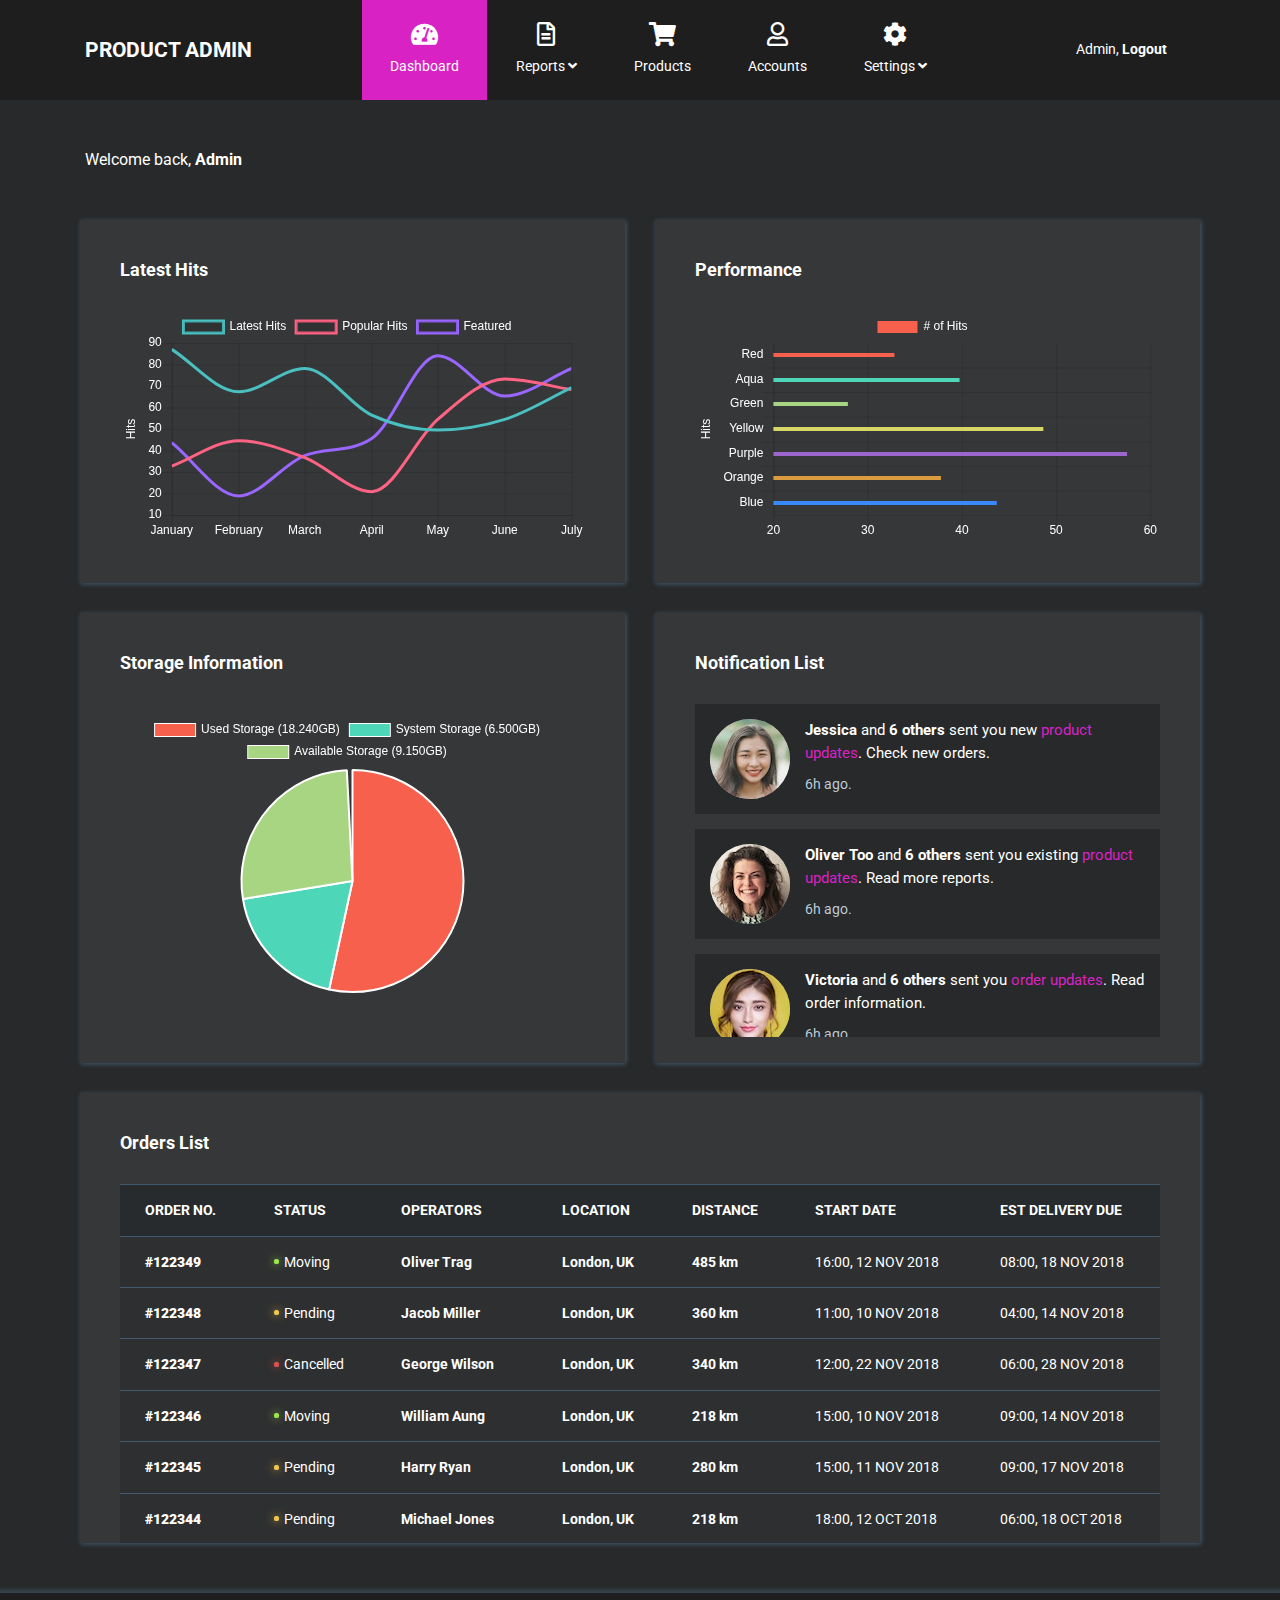
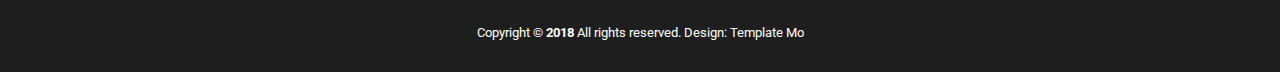
<file: public/templateAdmin/index.html>
<!DOCTYPE html>
<html lang="en">

<head>
    <meta charset="UTF-8">
    <meta name="viewport" content="width=device-width, initial-scale=1.0">
    <meta http-equiv="X-UA-Compatible" content="ie=edge">
    <title>Product Admin - Dashboard HTML Template</title>
    <link rel="stylesheet" href="https://fonts.googleapis.com/css?family=Roboto:400,700">
    <!-- https://fonts.google.com/specimen/Roboto -->
    <link rel="stylesheet" href="css/fontawesome.min.css">
    <!-- https://fontawesome.com/ -->
    <link rel="stylesheet" href="css/bootstrap.min.css">
    <!-- https://getbootstrap.com/ -->
    <link rel="stylesheet" href="css/templatemo-style.css">
    <!--
	Product Admin CSS Template
	https://templatemo.com/tm-524-product-admin
	-->
</head>

<body id="reportsPage">
    <div class="" id="home">
        <nav class="navbar navbar-expand-xl">
            <div class="container h-100">
                <a class="navbar-brand" href="index.html">
                    <h1 class="tm-site-title mb-0">Product Admin</h1>
                </a>
                <button class="navbar-toggler ml-auto mr-0" type="button" data-toggle="collapse" data-target="#navbarSupportedContent"
                    aria-controls="navbarSupportedContent" aria-expanded="false" aria-label="Toggle navigation">
                    <i class="fas fa-bars tm-nav-icon"></i>
                </button>

                <div class="collapse navbar-collapse" id="navbarSupportedContent">
                    <ul class="navbar-nav mx-auto h-100">
                        <li class="nav-item">
                            <a class="nav-link active" href="#">
                                <i class="fas fa-tachometer-alt"></i>
                                Dashboard
                                <span class="sr-only">(current)</span>
                            </a>
                        </li>
                        <li class="nav-item dropdown">

                            <a class="nav-link dropdown-toggle" href="#" id="navbarDropdown" role="button" data-toggle="dropdown"
                                aria-haspopup="true" aria-expanded="false">
                                <i class="far fa-file-alt"></i>
                                <span>
                                    Reports <i class="fas fa-angle-down"></i>
                                </span>
                            </a>
                            <div class="dropdown-menu" aria-labelledby="navbarDropdown">
                                <a class="dropdown-item" href="#">Daily Report</a>
                                <a class="dropdown-item" href="#">Weekly Report</a>
                                <a class="dropdown-item" href="#">Yearly Report</a>
                            </div>
                        </li>
                        <li class="nav-item">
                            <a class="nav-link" href="products.html">
                                <i class="fas fa-shopping-cart"></i>
                                Products
                            </a>
                        </li>

                        <li class="nav-item">
                            <a class="nav-link" href="accounts.html">
                                <i class="far fa-user"></i>
                                Accounts
                            </a>
                        </li>
                        <li class="nav-item dropdown">
                            <a class="nav-link dropdown-toggle" href="#" id="navbarDropdown" role="button" data-toggle="dropdown"
                                aria-haspopup="true" aria-expanded="false">
                                <i class="fas fa-cog"></i>
                                <span>
                                    Settings <i class="fas fa-angle-down"></i>
                                </span>
                            </a>
                            <div class="dropdown-menu" aria-labelledby="navbarDropdown">
                                <a class="dropdown-item" href="#">Profile</a>
                                <a class="dropdown-item" href="#">Billing</a>
                                <a class="dropdown-item" href="#">Customize</a>
                            </div>
                        </li>
                    </ul>
                    <ul class="navbar-nav">
                        <li class="nav-item">
                            <a class="nav-link d-block" href="login.html">
                                Admin, <b>Logout</b>
                            </a>
                        </li>
                    </ul>
                </div>
            </div>

        </nav>
        <div class="container">
            <div class="row">
                <div class="col">
                    <p class="text-white mt-5 mb-5">Welcome back, <b>Admin</b></p>
                </div>
            </div>
           
            <!-- row -->
            <div class="row tm-content-row">
                <div class="col-sm-12 col-md-12 col-lg-6 col-xl-6 tm-block-col">
                    <div class="tm-bg-primary-dark tm-block">
                        <h2 class="tm-block-title">Latest Hits</h2>
                        <canvas id="lineChart"></canvas>
                    </div>
                </div>
                <div class="col-sm-12 col-md-12 col-lg-6 col-xl-6 tm-block-col">
                    <div class="tm-bg-primary-dark tm-block">
                        <h2 class="tm-block-title">Performance</h2>
                        <canvas id="barChart"></canvas>
                    </div>
                </div>
                <div class="col-sm-12 col-md-12 col-lg-6 col-xl-6 tm-block-col">
                    <div class="tm-bg-primary-dark tm-block tm-block-taller">
                        <h2 class="tm-block-title">Storage Information</h2>
                        <div id="pieChartContainer">
                            <canvas id="pieChart" class="chartjs-render-monitor" width="200" height="200"></canvas>
                        </div>                        
                    </div>
                </div>
                <div class="col-sm-12 col-md-12 col-lg-6 col-xl-6 tm-block-col">
                    <div class="tm-bg-primary-dark tm-block tm-block-taller tm-block-overflow">
                        <h2 class="tm-block-title">Notification List</h2>
                        <div class="tm-notification-items">
                            <div class="media tm-notification-item">
                                <div class="tm-gray-circle"><img src="img/notification-01.jpg" alt="Avatar Image" class="rounded-circle"></div>
                                <div class="media-body">
                                    <p class="mb-2"><b>Jessica</b> and <b>6 others</b> sent you new <a href="#"
                                            class="tm-notification-link">product updates</a>. Check new orders.</p>
                                    <span class="tm-small tm-text-color-secondary">6h ago.</span>
                                </div>
                            </div>
                            <div class="media tm-notification-item">
                                <div class="tm-gray-circle"><img src="img/notification-02.jpg" alt="Avatar Image" class="rounded-circle"></div>
                                <div class="media-body">
                                    <p class="mb-2"><b>Oliver Too</b> and <b>6 others</b> sent you existing <a href="#"
                                            class="tm-notification-link">product updates</a>. Read more reports.</p>
                                    <span class="tm-small tm-text-color-secondary">6h ago.</span>
                                </div>
                            </div>
                            <div class="media tm-notification-item">
                                <div class="tm-gray-circle"><img src="img/notification-03.jpg" alt="Avatar Image" class="rounded-circle"></div>
                                <div class="media-body">
                                    <p class="mb-2"><b>Victoria</b> and <b>6 others</b> sent you <a href="#"
                                            class="tm-notification-link">order updates</a>. Read order information.</p>
                                    <span class="tm-small tm-text-color-secondary">6h ago.</span>
                                </div>
                            </div>
                            <div class="media tm-notification-item">
                                <div class="tm-gray-circle"><img src="img/notification-01.jpg" alt="Avatar Image" class="rounded-circle"></div>
                                <div class="media-body">
                                    <p class="mb-2"><b>Laura Cute</b> and <b>6 others</b> sent you <a href="#"
                                            class="tm-notification-link">product records</a>.</p>
                                    <span class="tm-small tm-text-color-secondary">6h ago.</span>
                                </div>
                            </div>
                            <div class="media tm-notification-item">
                                <div class="tm-gray-circle"><img src="img/notification-02.jpg" alt="Avatar Image" class="rounded-circle"></div>
                                <div class="media-body">
                                    <p class="mb-2"><b>Samantha</b> and <b>6 others</b> sent you <a href="#"
                                            class="tm-notification-link">order stuffs</a>.</p>
                                    <span class="tm-small tm-text-color-secondary">6h ago.</span>
                                </div>
                            </div>
                            <div class="media tm-notification-item">
                                <div class="tm-gray-circle"><img src="img/notification-03.jpg" alt="Avatar Image" class="rounded-circle"></div>
                                <div class="media-body">
                                    <p class="mb-2"><b>Sophie</b> and <b>6 others</b> sent you <a href="#"
                                            class="tm-notification-link">product updates</a>.</p>
                                    <span class="tm-small tm-text-color-secondary">6h ago.</span>
                                </div>
                            </div>
                            <div class="media tm-notification-item">
                                <div class="tm-gray-circle"><img src="img/notification-01.jpg" alt="Avatar Image" class="rounded-circle"></div>
                                <div class="media-body">
                                    <p class="mb-2"><b>Lily A</b> and <b>6 others</b> sent you <a href="#"
                                            class="tm-notification-link">product updates</a>.</p>
                                    <span class="tm-small tm-text-color-secondary">6h ago.</span>
                                </div>
                            </div>
                            <div class="media tm-notification-item">
                                <div class="tm-gray-circle"><img src="img/notification-02.jpg" alt="Avatar Image" class="rounded-circle"></div>
                                <div class="media-body">
                                    <p class="mb-2"><b>Amara</b> and <b>6 others</b> sent you <a href="#"
                                            class="tm-notification-link">product updates</a>.</p>
                                    <span class="tm-small tm-text-color-secondary">6h ago.</span>
                                </div>
                            </div>
                            <div class="media tm-notification-item">
                                <div class="tm-gray-circle"><img src="img/notification-03.jpg" alt="Avatar Image" class="rounded-circle"></div>
                                <div class="media-body">
                                    <p class="mb-2"><b>Cinthela</b> and <b>6 others</b> sent you <a href="#"
                                            class="tm-notification-link">product updates</a>.</p>
                                    <span class="tm-small tm-text-color-secondary">6h ago.</span>
                                </div>
                            </div>
                        </div>
                    </div>
                </div>
                <div class="col-12 tm-block-col">
                    <div class="tm-bg-primary-dark tm-block tm-block-taller tm-block-scroll">
                        <h2 class="tm-block-title">Orders List</h2>
                        <table class="table">
                            <thead>
                                <tr>
                                    <th scope="col">ORDER NO.</th>
                                    <th scope="col">STATUS</th>
                                    <th scope="col">OPERATORS</th>
                                    <th scope="col">LOCATION</th>
                                    <th scope="col">DISTANCE</th>
                                    <th scope="col">START DATE</th>
                                    <th scope="col">EST DELIVERY DUE</th>
                                </tr>
                            </thead>
                            <tbody>
                                <tr>
                                    <th scope="row"><b>#122349</b></th>
                                    <td>
                                        <div class="tm-status-circle moving">
                                        </div>Moving
                                    </td>
                                    <td><b>Oliver Trag</b></td>
                                    <td><b>London, UK</b></td>
                                    <td><b>485 km</b></td>
                                    <td>16:00, 12 NOV 2018</td>
                                    <td>08:00, 18 NOV 2018</td>
                                </tr>
                                <tr>
                                    <th scope="row"><b>#122348</b></th>
                                    <td>
                                        <div class="tm-status-circle pending">
                                        </div>Pending
                                    </td>
                                    <td><b>Jacob Miller</b></td>
                                    <td><b>London, UK</b></td>
                                    <td><b>360 km</b></td>
                                    <td>11:00, 10 NOV 2018</td>
                                    <td>04:00, 14 NOV 2018</td>
                                </tr>
                                <tr>
                                    <th scope="row"><b>#122347</b></th>
                                    <td>
                                        <div class="tm-status-circle cancelled">
                                        </div>Cancelled
                                    </td>
                                    <td><b>George Wilson</b></td>
                                    <td><b>London, UK</b></td>
                                    <td><b>340 km</b></td>
                                    <td>12:00, 22 NOV 2018</td>
                                    <td>06:00, 28 NOV 2018</td>
                                </tr>
                                <tr>
                                    <th scope="row"><b>#122346</b></th>
                                    <td>
                                        <div class="tm-status-circle moving">
                                        </div>Moving
                                    </td>
                                    <td><b>William Aung</b></td>
                                    <td><b>London, UK</b></td>
                                    <td><b>218 km</b></td>
                                    <td>15:00, 10 NOV 2018</td>
                                    <td>09:00, 14 NOV 2018</td>
                                </tr>
                                <tr>
                                    <th scope="row"><b>#122345</b></th>
                                    <td>
                                        <div class="tm-status-circle pending">
                                        </div>Pending
                                    </td>
                                    <td><b>Harry Ryan</b></td>
                                    <td><b>London, UK</b></td>
                                    <td><b>280 km</b></td>
                                    <td>15:00, 11 NOV 2018</td>
                                    <td>09:00, 17 NOV 2018</td>
                                </tr>
                                <tr>
                                    <th scope="row"><b>#122344</b></th>
                                    <td>
                                        <div class="tm-status-circle pending">
                                        </div>Pending
                                    </td>
                                    <td><b>Michael Jones</b></td>
                                    <td><b>London, UK</b></td>
                                    <td><b>218 km</b></td>
                                    <td>18:00, 12 OCT 2018</td>
                                    <td>06:00, 18 OCT 2018</td>
                                </tr>
                                <tr>
                                    <th scope="row"><b>#122343</b></th>
                                    <td>
                                        <div class="tm-status-circle moving">
                                        </div>Moving
                                    </td>
                                    <td><b>Timmy Davis</b></td>
                                    <td><b>London, UK</b></td>
                                    <td><b>218 km</b></td>
                                    <td>12:00, 10 OCT 2018</td>
                                    <td>08:00, 18 OCT 2018</td>
                                </tr>
                                <tr>
                                    <th scope="row"><b>#122342</b></th>
                                    <td>
                                        <div class="tm-status-circle moving">
                                        </div>Moving
                                    </td>
                                    <td><b>Oscar Phyo</b></td>
                                    <td><b>London, UK</b></td>
                                    <td><b>420 km</b></td>
                                    <td>15:30, 06 OCT 2018</td>
                                    <td>09:30, 16 OCT 2018</td>
                                </tr>
                                <tr>
                                    <th scope="row"><b>#122341</b></th>
                                    <td>
                                        <div class="tm-status-circle moving">
                                        </div>Moving
                                    </td>
                                    <td><b>Charlie Brown</b></td>
                                    <td><b>London, UK</b></td>
                                    <td><b>300 km</b></td>
                                    <td>11:00, 10 OCT 2018</td>
                                    <td>03:00, 14 OCT 2018</td>
                                </tr>
                                <tr>
                                    <th scope="row"><b>#122340</b></th>
                                    <td>
                                        <div class="tm-status-circle cancelled">
                                        </div>Cancelled
                                    </td>
                                    <td><b>Wilson Cookies</b></td>
                                    <td><b>London, UK</b></td>
                                    <td><b>218 km</b></td>
                                    <td>17:30, 12 OCT 2018</td>
                                    <td>08:30, 22 OCT 2018</td>
                                </tr>
                                <tr>
                                    <th scope="row"><b>#122339</b></th>
                                    <td>
                                        <div class="tm-status-circle moving">
                                        </div>Moving
                                    </td>
                                    <td><b>Richard Clamon</b></td>
                                    <td><b>London, UK</b></td>
                                    <td><b>150 km</b></td>
                                    <td>15:00, 12 OCT 2018</td>
                                    <td>09:20, 26 OCT 2018</td>
                                </tr>
                            </tbody>
                        </table>
                    </div>
                </div>
            </div>
        </div>
        <footer class="tm-footer row tm-mt-small">
            <div class="col-12 font-weight-light">
                <p class="text-center text-white mb-0 px-4 small">
                    Copyright &copy; <b>2018</b> All rights reserved. 
                    
                    Design: <a rel="nofollow noopener" href="https://templatemo.com" class="tm-footer-link">Template Mo</a>
                </p>
            </div>
        </footer>
    </div>

    <script src="js/jquery-3.3.1.min.js"></script>
    <!-- https://jquery.com/download/ -->
    <script src="js/moment.min.js"></script>
    <!-- https://momentjs.com/ -->
    <script src="js/Chart.min.js"></script>
    <!-- http://www.chartjs.org/docs/latest/ -->
    <script src="js/bootstrap.min.js"></script>
    <!-- https://getbootstrap.com/ -->
    <script src="js/tooplate-scripts.js"></script>
    <script>
        Chart.defaults.global.defaultFontColor = 'white';
        let ctxLine,
            ctxBar,
            ctxPie,
            optionsLine,
            optionsBar,
            optionsPie,
            configLine,
            configBar,
            configPie,
            lineChart;
        barChart, pieChart;
        // DOM is ready
        $(function () {
            drawLineChart(); // Line Chart
            drawBarChart(); // Bar Chart
            drawPieChart(); // Pie Chart

            $(window).resize(function () {
                updateLineChart();
                updateBarChart();                
            });
        })
    </script>
</body>

</html>
</file>
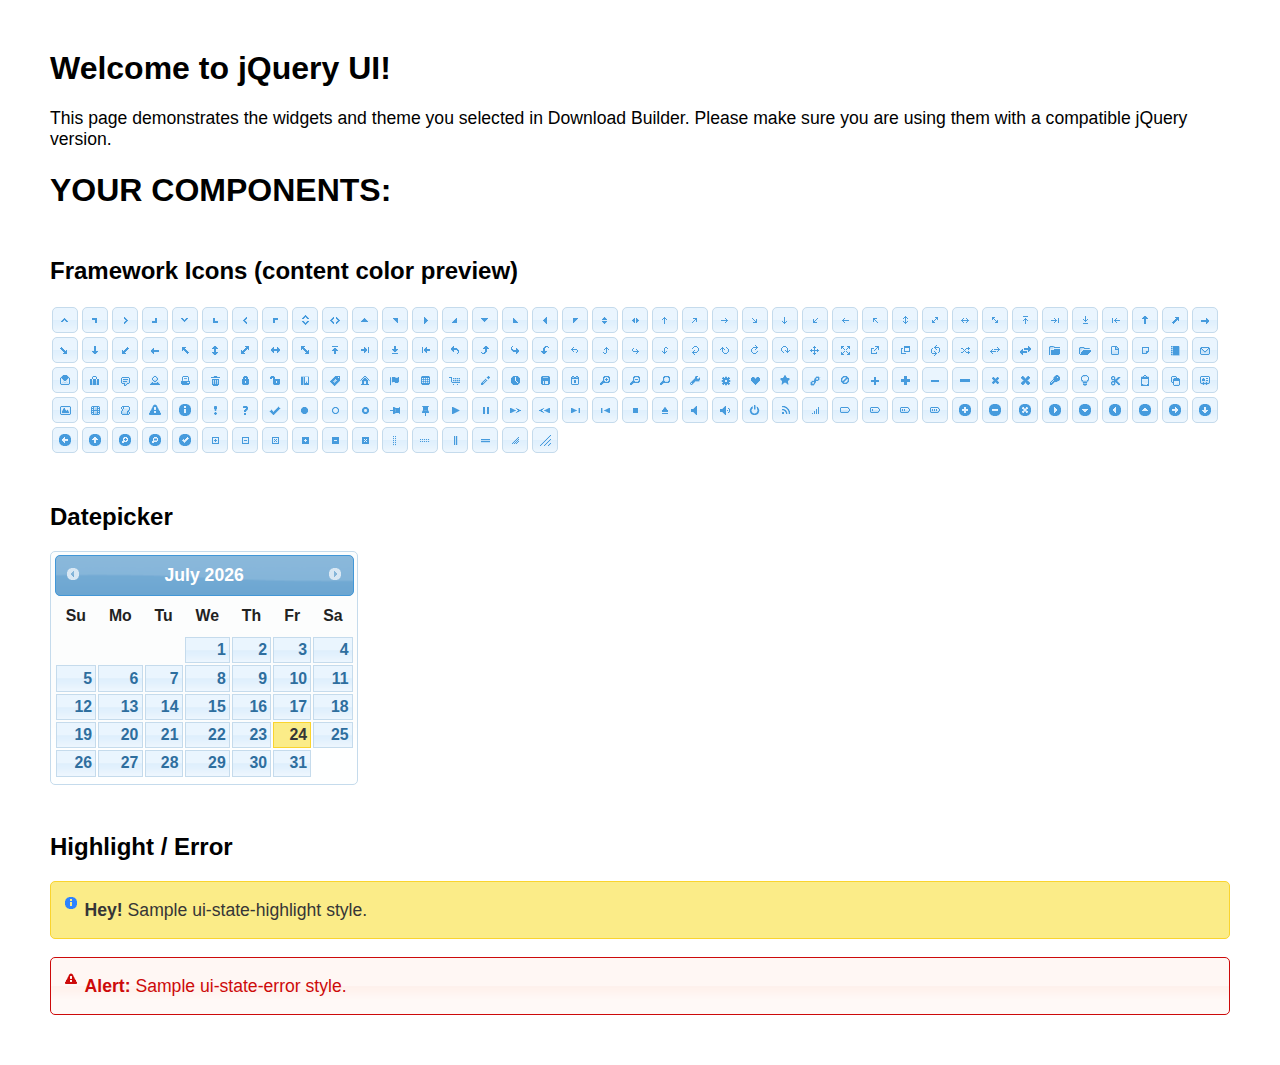
<file: public/templateAdmin/jquery-ui-datepicker/index.html>
<!doctype html>
<html lang="us">
<head>
	<meta charset="utf-8">
	<title>jQuery UI Example Page</title>
	<link href="jquery-ui.css" rel="stylesheet">
	<style>
	body{
		font-family: "Trebuchet MS", sans-serif;
		margin: 50px;
	}
	.demoHeaders {
		margin-top: 2em;
	}
	#dialog-link {
		padding: .4em 1em .4em 20px;
		text-decoration: none;
		position: relative;
	}
	#dialog-link span.ui-icon {
		margin: 0 5px 0 0;
		position: absolute;
		left: .2em;
		top: 50%;
		margin-top: -8px;
	}
	#icons {
		margin: 0;
		padding: 0;
	}
	#icons li {
		margin: 2px;
		position: relative;
		padding: 4px 0;
		cursor: pointer;
		float: left;
		list-style: none;
	}
	#icons span.ui-icon {
		float: left;
		margin: 0 4px;
	}
	.fakewindowcontain .ui-widget-overlay {
		position: absolute;
	}
	select {
		width: 200px;
	}
	</style>
</head>
<body>

<h1>Welcome to jQuery UI!</h1>

<div class="ui-widget">
	<p>This page demonstrates the widgets and theme you selected in Download Builder. Please make sure you are using them with a compatible jQuery version.</p>
</div>

<h1>YOUR COMPONENTS:</h1>
















<h2 class="demoHeaders">Framework Icons (content color preview)</h2>
<ul id="icons" class="ui-widget ui-helper-clearfix">
	<li class="ui-state-default ui-corner-all" title=".ui-icon-caret-1-n"><span class="ui-icon ui-icon-caret-1-n"></span></li>
	<li class="ui-state-default ui-corner-all" title=".ui-icon-caret-1-ne"><span class="ui-icon ui-icon-caret-1-ne"></span></li>
	<li class="ui-state-default ui-corner-all" title=".ui-icon-caret-1-e"><span class="ui-icon ui-icon-caret-1-e"></span></li>
	<li class="ui-state-default ui-corner-all" title=".ui-icon-caret-1-se"><span class="ui-icon ui-icon-caret-1-se"></span></li>
	<li class="ui-state-default ui-corner-all" title=".ui-icon-caret-1-s"><span class="ui-icon ui-icon-caret-1-s"></span></li>
	<li class="ui-state-default ui-corner-all" title=".ui-icon-caret-1-sw"><span class="ui-icon ui-icon-caret-1-sw"></span></li>
	<li class="ui-state-default ui-corner-all" title=".ui-icon-caret-1-w"><span class="ui-icon ui-icon-caret-1-w"></span></li>
	<li class="ui-state-default ui-corner-all" title=".ui-icon-caret-1-nw"><span class="ui-icon ui-icon-caret-1-nw"></span></li>
	<li class="ui-state-default ui-corner-all" title=".ui-icon-caret-2-n-s"><span class="ui-icon ui-icon-caret-2-n-s"></span></li>
	<li class="ui-state-default ui-corner-all" title=".ui-icon-caret-2-e-w"><span class="ui-icon ui-icon-caret-2-e-w"></span></li>
	<li class="ui-state-default ui-corner-all" title=".ui-icon-triangle-1-n"><span class="ui-icon ui-icon-triangle-1-n"></span></li>
	<li class="ui-state-default ui-corner-all" title=".ui-icon-triangle-1-ne"><span class="ui-icon ui-icon-triangle-1-ne"></span></li>
	<li class="ui-state-default ui-corner-all" title=".ui-icon-triangle-1-e"><span class="ui-icon ui-icon-triangle-1-e"></span></li>
	<li class="ui-state-default ui-corner-all" title=".ui-icon-triangle-1-se"><span class="ui-icon ui-icon-triangle-1-se"></span></li>
	<li class="ui-state-default ui-corner-all" title=".ui-icon-triangle-1-s"><span class="ui-icon ui-icon-triangle-1-s"></span></li>
	<li class="ui-state-default ui-corner-all" title=".ui-icon-triangle-1-sw"><span class="ui-icon ui-icon-triangle-1-sw"></span></li>
	<li class="ui-state-default ui-corner-all" title=".ui-icon-triangle-1-w"><span class="ui-icon ui-icon-triangle-1-w"></span></li>
	<li class="ui-state-default ui-corner-all" title=".ui-icon-triangle-1-nw"><span class="ui-icon ui-icon-triangle-1-nw"></span></li>
	<li class="ui-state-default ui-corner-all" title=".ui-icon-triangle-2-n-s"><span class="ui-icon ui-icon-triangle-2-n-s"></span></li>
	<li class="ui-state-default ui-corner-all" title=".ui-icon-triangle-2-e-w"><span class="ui-icon ui-icon-triangle-2-e-w"></span></li>
	<li class="ui-state-default ui-corner-all" title=".ui-icon-arrow-1-n"><span class="ui-icon ui-icon-arrow-1-n"></span></li>
	<li class="ui-state-default ui-corner-all" title=".ui-icon-arrow-1-ne"><span class="ui-icon ui-icon-arrow-1-ne"></span></li>
	<li class="ui-state-default ui-corner-all" title=".ui-icon-arrow-1-e"><span class="ui-icon ui-icon-arrow-1-e"></span></li>
	<li class="ui-state-default ui-corner-all" title=".ui-icon-arrow-1-se"><span class="ui-icon ui-icon-arrow-1-se"></span></li>
	<li class="ui-state-default ui-corner-all" title=".ui-icon-arrow-1-s"><span class="ui-icon ui-icon-arrow-1-s"></span></li>
	<li class="ui-state-default ui-corner-all" title=".ui-icon-arrow-1-sw"><span class="ui-icon ui-icon-arrow-1-sw"></span></li>
	<li class="ui-state-default ui-corner-all" title=".ui-icon-arrow-1-w"><span class="ui-icon ui-icon-arrow-1-w"></span></li>
	<li class="ui-state-default ui-corner-all" title=".ui-icon-arrow-1-nw"><span class="ui-icon ui-icon-arrow-1-nw"></span></li>
	<li class="ui-state-default ui-corner-all" title=".ui-icon-arrow-2-n-s"><span class="ui-icon ui-icon-arrow-2-n-s"></span></li>
	<li class="ui-state-default ui-corner-all" title=".ui-icon-arrow-2-ne-sw"><span class="ui-icon ui-icon-arrow-2-ne-sw"></span></li>
	<li class="ui-state-default ui-corner-all" title=".ui-icon-arrow-2-e-w"><span class="ui-icon ui-icon-arrow-2-e-w"></span></li>
	<li class="ui-state-default ui-corner-all" title=".ui-icon-arrow-2-se-nw"><span class="ui-icon ui-icon-arrow-2-se-nw"></span></li>
	<li class="ui-state-default ui-corner-all" title=".ui-icon-arrowstop-1-n"><span class="ui-icon ui-icon-arrowstop-1-n"></span></li>
	<li class="ui-state-default ui-corner-all" title=".ui-icon-arrowstop-1-e"><span class="ui-icon ui-icon-arrowstop-1-e"></span></li>
	<li class="ui-state-default ui-corner-all" title=".ui-icon-arrowstop-1-s"><span class="ui-icon ui-icon-arrowstop-1-s"></span></li>
	<li class="ui-state-default ui-corner-all" title=".ui-icon-arrowstop-1-w"><span class="ui-icon ui-icon-arrowstop-1-w"></span></li>
	<li class="ui-state-default ui-corner-all" title=".ui-icon-arrowthick-1-n"><span class="ui-icon ui-icon-arrowthick-1-n"></span></li>
	<li class="ui-state-default ui-corner-all" title=".ui-icon-arrowthick-1-ne"><span class="ui-icon ui-icon-arrowthick-1-ne"></span></li>
	<li class="ui-state-default ui-corner-all" title=".ui-icon-arrowthick-1-e"><span class="ui-icon ui-icon-arrowthick-1-e"></span></li>
	<li class="ui-state-default ui-corner-all" title=".ui-icon-arrowthick-1-se"><span class="ui-icon ui-icon-arrowthick-1-se"></span></li>
	<li class="ui-state-default ui-corner-all" title=".ui-icon-arrowthick-1-s"><span class="ui-icon ui-icon-arrowthick-1-s"></span></li>
	<li class="ui-state-default ui-corner-all" title=".ui-icon-arrowthick-1-sw"><span class="ui-icon ui-icon-arrowthick-1-sw"></span></li>
	<li class="ui-state-default ui-corner-all" title=".ui-icon-arrowthick-1-w"><span class="ui-icon ui-icon-arrowthick-1-w"></span></li>
	<li class="ui-state-default ui-corner-all" title=".ui-icon-arrowthick-1-nw"><span class="ui-icon ui-icon-arrowthick-1-nw"></span></li>
	<li class="ui-state-default ui-corner-all" title=".ui-icon-arrowthick-2-n-s"><span class="ui-icon ui-icon-arrowthick-2-n-s"></span></li>
	<li class="ui-state-default ui-corner-all" title=".ui-icon-arrowthick-2-ne-sw"><span class="ui-icon ui-icon-arrowthick-2-ne-sw"></span></li>
	<li class="ui-state-default ui-corner-all" title=".ui-icon-arrowthick-2-e-w"><span class="ui-icon ui-icon-arrowthick-2-e-w"></span></li>
	<li class="ui-state-default ui-corner-all" title=".ui-icon-arrowthick-2-se-nw"><span class="ui-icon ui-icon-arrowthick-2-se-nw"></span></li>
	<li class="ui-state-default ui-corner-all" title=".ui-icon-arrowthickstop-1-n"><span class="ui-icon ui-icon-arrowthickstop-1-n"></span></li>
	<li class="ui-state-default ui-corner-all" title=".ui-icon-arrowthickstop-1-e"><span class="ui-icon ui-icon-arrowthickstop-1-e"></span></li>
	<li class="ui-state-default ui-corner-all" title=".ui-icon-arrowthickstop-1-s"><span class="ui-icon ui-icon-arrowthickstop-1-s"></span></li>
	<li class="ui-state-default ui-corner-all" title=".ui-icon-arrowthickstop-1-w"><span class="ui-icon ui-icon-arrowthickstop-1-w"></span></li>
	<li class="ui-state-default ui-corner-all" title=".ui-icon-arrowreturnthick-1-w"><span class="ui-icon ui-icon-arrowreturnthick-1-w"></span></li>
	<li class="ui-state-default ui-corner-all" title=".ui-icon-arrowreturnthick-1-n"><span class="ui-icon ui-icon-arrowreturnthick-1-n"></span></li>
	<li class="ui-state-default ui-corner-all" title=".ui-icon-arrowreturnthick-1-e"><span class="ui-icon ui-icon-arrowreturnthick-1-e"></span></li>
	<li class="ui-state-default ui-corner-all" title=".ui-icon-arrowreturnthick-1-s"><span class="ui-icon ui-icon-arrowreturnthick-1-s"></span></li>
	<li class="ui-state-default ui-corner-all" title=".ui-icon-arrowreturn-1-w"><span class="ui-icon ui-icon-arrowreturn-1-w"></span></li>
	<li class="ui-state-default ui-corner-all" title=".ui-icon-arrowreturn-1-n"><span class="ui-icon ui-icon-arrowreturn-1-n"></span></li>
	<li class="ui-state-default ui-corner-all" title=".ui-icon-arrowreturn-1-e"><span class="ui-icon ui-icon-arrowreturn-1-e"></span></li>
	<li class="ui-state-default ui-corner-all" title=".ui-icon-arrowreturn-1-s"><span class="ui-icon ui-icon-arrowreturn-1-s"></span></li>
	<li class="ui-state-default ui-corner-all" title=".ui-icon-arrowrefresh-1-w"><span class="ui-icon ui-icon-arrowrefresh-1-w"></span></li>
	<li class="ui-state-default ui-corner-all" title=".ui-icon-arrowrefresh-1-n"><span class="ui-icon ui-icon-arrowrefresh-1-n"></span></li>
	<li class="ui-state-default ui-corner-all" title=".ui-icon-arrowrefresh-1-e"><span class="ui-icon ui-icon-arrowrefresh-1-e"></span></li>
	<li class="ui-state-default ui-corner-all" title=".ui-icon-arrowrefresh-1-s"><span class="ui-icon ui-icon-arrowrefresh-1-s"></span></li>
	<li class="ui-state-default ui-corner-all" title=".ui-icon-arrow-4"><span class="ui-icon ui-icon-arrow-4"></span></li>
	<li class="ui-state-default ui-corner-all" title=".ui-icon-arrow-4-diag"><span class="ui-icon ui-icon-arrow-4-diag"></span></li>
	<li class="ui-state-default ui-corner-all" title=".ui-icon-extlink"><span class="ui-icon ui-icon-extlink"></span></li>
	<li class="ui-state-default ui-corner-all" title=".ui-icon-newwin"><span class="ui-icon ui-icon-newwin"></span></li>
	<li class="ui-state-default ui-corner-all" title=".ui-icon-refresh"><span class="ui-icon ui-icon-refresh"></span></li>
	<li class="ui-state-default ui-corner-all" title=".ui-icon-shuffle"><span class="ui-icon ui-icon-shuffle"></span></li>
	<li class="ui-state-default ui-corner-all" title=".ui-icon-transfer-e-w"><span class="ui-icon ui-icon-transfer-e-w"></span></li>
	<li class="ui-state-default ui-corner-all" title=".ui-icon-transferthick-e-w"><span class="ui-icon ui-icon-transferthick-e-w"></span></li>
	<li class="ui-state-default ui-corner-all" title=".ui-icon-folder-collapsed"><span class="ui-icon ui-icon-folder-collapsed"></span></li>
	<li class="ui-state-default ui-corner-all" title=".ui-icon-folder-open"><span class="ui-icon ui-icon-folder-open"></span></li>
	<li class="ui-state-default ui-corner-all" title=".ui-icon-document"><span class="ui-icon ui-icon-document"></span></li>
	<li class="ui-state-default ui-corner-all" title=".ui-icon-document-b"><span class="ui-icon ui-icon-document-b"></span></li>
	<li class="ui-state-default ui-corner-all" title=".ui-icon-note"><span class="ui-icon ui-icon-note"></span></li>
	<li class="ui-state-default ui-corner-all" title=".ui-icon-mail-closed"><span class="ui-icon ui-icon-mail-closed"></span></li>
	<li class="ui-state-default ui-corner-all" title=".ui-icon-mail-open"><span class="ui-icon ui-icon-mail-open"></span></li>
	<li class="ui-state-default ui-corner-all" title=".ui-icon-suitcase"><span class="ui-icon ui-icon-suitcase"></span></li>
	<li class="ui-state-default ui-corner-all" title=".ui-icon-comment"><span class="ui-icon ui-icon-comment"></span></li>
	<li class="ui-state-default ui-corner-all" title=".ui-icon-person"><span class="ui-icon ui-icon-person"></span></li>
	<li class="ui-state-default ui-corner-all" title=".ui-icon-print"><span class="ui-icon ui-icon-print"></span></li>
	<li class="ui-state-default ui-corner-all" title=".ui-icon-trash"><span class="ui-icon ui-icon-trash"></span></li>
	<li class="ui-state-default ui-corner-all" title=".ui-icon-locked"><span class="ui-icon ui-icon-locked"></span></li>
	<li class="ui-state-default ui-corner-all" title=".ui-icon-unlocked"><span class="ui-icon ui-icon-unlocked"></span></li>
	<li class="ui-state-default ui-corner-all" title=".ui-icon-bookmark"><span class="ui-icon ui-icon-bookmark"></span></li>
	<li class="ui-state-default ui-corner-all" title=".ui-icon-tag"><span class="ui-icon ui-icon-tag"></span></li>
	<li class="ui-state-default ui-corner-all" title=".ui-icon-home"><span class="ui-icon ui-icon-home"></span></li>
	<li class="ui-state-default ui-corner-all" title=".ui-icon-flag"><span class="ui-icon ui-icon-flag"></span></li>
	<li class="ui-state-default ui-corner-all" title=".ui-icon-calculator"><span class="ui-icon ui-icon-calculator"></span></li>
	<li class="ui-state-default ui-corner-all" title=".ui-icon-cart"><span class="ui-icon ui-icon-cart"></span></li>
	<li class="ui-state-default ui-corner-all" title=".ui-icon-pencil"><span class="ui-icon ui-icon-pencil"></span></li>
	<li class="ui-state-default ui-corner-all" title=".ui-icon-clock"><span class="ui-icon ui-icon-clock"></span></li>
	<li class="ui-state-default ui-corner-all" title=".ui-icon-disk"><span class="ui-icon ui-icon-disk"></span></li>
	<li class="ui-state-default ui-corner-all" title=".ui-icon-calendar"><span class="ui-icon ui-icon-calendar"></span></li>
	<li class="ui-state-default ui-corner-all" title=".ui-icon-zoomin"><span class="ui-icon ui-icon-zoomin"></span></li>
	<li class="ui-state-default ui-corner-all" title=".ui-icon-zoomout"><span class="ui-icon ui-icon-zoomout"></span></li>
	<li class="ui-state-default ui-corner-all" title=".ui-icon-search"><span class="ui-icon ui-icon-search"></span></li>
	<li class="ui-state-default ui-corner-all" title=".ui-icon-wrench"><span class="ui-icon ui-icon-wrench"></span></li>
	<li class="ui-state-default ui-corner-all" title=".ui-icon-gear"><span class="ui-icon ui-icon-gear"></span></li>
	<li class="ui-state-default ui-corner-all" title=".ui-icon-heart"><span class="ui-icon ui-icon-heart"></span></li>
	<li class="ui-state-default ui-corner-all" title=".ui-icon-star"><span class="ui-icon ui-icon-star"></span></li>
	<li class="ui-state-default ui-corner-all" title=".ui-icon-link"><span class="ui-icon ui-icon-link"></span></li>
	<li class="ui-state-default ui-corner-all" title=".ui-icon-cancel"><span class="ui-icon ui-icon-cancel"></span></li>
	<li class="ui-state-default ui-corner-all" title=".ui-icon-plus"><span class="ui-icon ui-icon-plus"></span></li>
	<li class="ui-state-default ui-corner-all" title=".ui-icon-plusthick"><span class="ui-icon ui-icon-plusthick"></span></li>
	<li class="ui-state-default ui-corner-all" title=".ui-icon-minus"><span class="ui-icon ui-icon-minus"></span></li>
	<li class="ui-state-default ui-corner-all" title=".ui-icon-minusthick"><span class="ui-icon ui-icon-minusthick"></span></li>
	<li class="ui-state-default ui-corner-all" title=".ui-icon-close"><span class="ui-icon ui-icon-close"></span></li>
	<li class="ui-state-default ui-corner-all" title=".ui-icon-closethick"><span class="ui-icon ui-icon-closethick"></span></li>
	<li class="ui-state-default ui-corner-all" title=".ui-icon-key"><span class="ui-icon ui-icon-key"></span></li>
	<li class="ui-state-default ui-corner-all" title=".ui-icon-lightbulb"><span class="ui-icon ui-icon-lightbulb"></span></li>
	<li class="ui-state-default ui-corner-all" title=".ui-icon-scissors"><span class="ui-icon ui-icon-scissors"></span></li>
	<li class="ui-state-default ui-corner-all" title=".ui-icon-clipboard"><span class="ui-icon ui-icon-clipboard"></span></li>
	<li class="ui-state-default ui-corner-all" title=".ui-icon-copy"><span class="ui-icon ui-icon-copy"></span></li>
	<li class="ui-state-default ui-corner-all" title=".ui-icon-contact"><span class="ui-icon ui-icon-contact"></span></li>
	<li class="ui-state-default ui-corner-all" title=".ui-icon-image"><span class="ui-icon ui-icon-image"></span></li>
	<li class="ui-state-default ui-corner-all" title=".ui-icon-video"><span class="ui-icon ui-icon-video"></span></li>
	<li class="ui-state-default ui-corner-all" title=".ui-icon-script"><span class="ui-icon ui-icon-script"></span></li>
	<li class="ui-state-default ui-corner-all" title=".ui-icon-alert"><span class="ui-icon ui-icon-alert"></span></li>
	<li class="ui-state-default ui-corner-all" title=".ui-icon-info"><span class="ui-icon ui-icon-info"></span></li>
	<li class="ui-state-default ui-corner-all" title=".ui-icon-notice"><span class="ui-icon ui-icon-notice"></span></li>
	<li class="ui-state-default ui-corner-all" title=".ui-icon-help"><span class="ui-icon ui-icon-help"></span></li>
	<li class="ui-state-default ui-corner-all" title=".ui-icon-check"><span class="ui-icon ui-icon-check"></span></li>
	<li class="ui-state-default ui-corner-all" title=".ui-icon-bullet"><span class="ui-icon ui-icon-bullet"></span></li>
	<li class="ui-state-default ui-corner-all" title=".ui-icon-radio-off"><span class="ui-icon ui-icon-radio-off"></span></li>
	<li class="ui-state-default ui-corner-all" title=".ui-icon-radio-on"><span class="ui-icon ui-icon-radio-on"></span></li>
	<li class="ui-state-default ui-corner-all" title=".ui-icon-pin-w"><span class="ui-icon ui-icon-pin-w"></span></li>
	<li class="ui-state-default ui-corner-all" title=".ui-icon-pin-s"><span class="ui-icon ui-icon-pin-s"></span></li>
	<li class="ui-state-default ui-corner-all" title=".ui-icon-play"><span class="ui-icon ui-icon-play"></span></li>
	<li class="ui-state-default ui-corner-all" title=".ui-icon-pause"><span class="ui-icon ui-icon-pause"></span></li>
	<li class="ui-state-default ui-corner-all" title=".ui-icon-seek-next"><span class="ui-icon ui-icon-seek-next"></span></li>
	<li class="ui-state-default ui-corner-all" title=".ui-icon-seek-prev"><span class="ui-icon ui-icon-seek-prev"></span></li>
	<li class="ui-state-default ui-corner-all" title=".ui-icon-seek-end"><span class="ui-icon ui-icon-seek-end"></span></li>
	<li class="ui-state-default ui-corner-all" title=".ui-icon-seek-first"><span class="ui-icon ui-icon-seek-first"></span></li>
	<li class="ui-state-default ui-corner-all" title=".ui-icon-stop"><span class="ui-icon ui-icon-stop"></span></li>
	<li class="ui-state-default ui-corner-all" title=".ui-icon-eject"><span class="ui-icon ui-icon-eject"></span></li>
	<li class="ui-state-default ui-corner-all" title=".ui-icon-volume-off"><span class="ui-icon ui-icon-volume-off"></span></li>
	<li class="ui-state-default ui-corner-all" title=".ui-icon-volume-on"><span class="ui-icon ui-icon-volume-on"></span></li>
	<li class="ui-state-default ui-corner-all" title=".ui-icon-power"><span class="ui-icon ui-icon-power"></span></li>
	<li class="ui-state-default ui-corner-all" title=".ui-icon-signal-diag"><span class="ui-icon ui-icon-signal-diag"></span></li>
	<li class="ui-state-default ui-corner-all" title=".ui-icon-signal"><span class="ui-icon ui-icon-signal"></span></li>
	<li class="ui-state-default ui-corner-all" title=".ui-icon-battery-0"><span class="ui-icon ui-icon-battery-0"></span></li>
	<li class="ui-state-default ui-corner-all" title=".ui-icon-battery-1"><span class="ui-icon ui-icon-battery-1"></span></li>
	<li class="ui-state-default ui-corner-all" title=".ui-icon-battery-2"><span class="ui-icon ui-icon-battery-2"></span></li>
	<li class="ui-state-default ui-corner-all" title=".ui-icon-battery-3"><span class="ui-icon ui-icon-battery-3"></span></li>
	<li class="ui-state-default ui-corner-all" title=".ui-icon-circle-plus"><span class="ui-icon ui-icon-circle-plus"></span></li>
	<li class="ui-state-default ui-corner-all" title=".ui-icon-circle-minus"><span class="ui-icon ui-icon-circle-minus"></span></li>
	<li class="ui-state-default ui-corner-all" title=".ui-icon-circle-close"><span class="ui-icon ui-icon-circle-close"></span></li>
	<li class="ui-state-default ui-corner-all" title=".ui-icon-circle-triangle-e"><span class="ui-icon ui-icon-circle-triangle-e"></span></li>
	<li class="ui-state-default ui-corner-all" title=".ui-icon-circle-triangle-s"><span class="ui-icon ui-icon-circle-triangle-s"></span></li>
	<li class="ui-state-default ui-corner-all" title=".ui-icon-circle-triangle-w"><span class="ui-icon ui-icon-circle-triangle-w"></span></li>
	<li class="ui-state-default ui-corner-all" title=".ui-icon-circle-triangle-n"><span class="ui-icon ui-icon-circle-triangle-n"></span></li>
	<li class="ui-state-default ui-corner-all" title=".ui-icon-circle-arrow-e"><span class="ui-icon ui-icon-circle-arrow-e"></span></li>
	<li class="ui-state-default ui-corner-all" title=".ui-icon-circle-arrow-s"><span class="ui-icon ui-icon-circle-arrow-s"></span></li>
	<li class="ui-state-default ui-corner-all" title=".ui-icon-circle-arrow-w"><span class="ui-icon ui-icon-circle-arrow-w"></span></li>
	<li class="ui-state-default ui-corner-all" title=".ui-icon-circle-arrow-n"><span class="ui-icon ui-icon-circle-arrow-n"></span></li>
	<li class="ui-state-default ui-corner-all" title=".ui-icon-circle-zoomin"><span class="ui-icon ui-icon-circle-zoomin"></span></li>
	<li class="ui-state-default ui-corner-all" title=".ui-icon-circle-zoomout"><span class="ui-icon ui-icon-circle-zoomout"></span></li>
	<li class="ui-state-default ui-corner-all" title=".ui-icon-circle-check"><span class="ui-icon ui-icon-circle-check"></span></li>
	<li class="ui-state-default ui-corner-all" title=".ui-icon-circlesmall-plus"><span class="ui-icon ui-icon-circlesmall-plus"></span></li>
	<li class="ui-state-default ui-corner-all" title=".ui-icon-circlesmall-minus"><span class="ui-icon ui-icon-circlesmall-minus"></span></li>
	<li class="ui-state-default ui-corner-all" title=".ui-icon-circlesmall-close"><span class="ui-icon ui-icon-circlesmall-close"></span></li>
	<li class="ui-state-default ui-corner-all" title=".ui-icon-squaresmall-plus"><span class="ui-icon ui-icon-squaresmall-plus"></span></li>
	<li class="ui-state-default ui-corner-all" title=".ui-icon-squaresmall-minus"><span class="ui-icon ui-icon-squaresmall-minus"></span></li>
	<li class="ui-state-default ui-corner-all" title=".ui-icon-squaresmall-close"><span class="ui-icon ui-icon-squaresmall-close"></span></li>
	<li class="ui-state-default ui-corner-all" title=".ui-icon-grip-dotted-vertical"><span class="ui-icon ui-icon-grip-dotted-vertical"></span></li>
	<li class="ui-state-default ui-corner-all" title=".ui-icon-grip-dotted-horizontal"><span class="ui-icon ui-icon-grip-dotted-horizontal"></span></li>
	<li class="ui-state-default ui-corner-all" title=".ui-icon-grip-solid-vertical"><span class="ui-icon ui-icon-grip-solid-vertical"></span></li>
	<li class="ui-state-default ui-corner-all" title=".ui-icon-grip-solid-horizontal"><span class="ui-icon ui-icon-grip-solid-horizontal"></span></li>
	<li class="ui-state-default ui-corner-all" title=".ui-icon-gripsmall-diagonal-se"><span class="ui-icon ui-icon-gripsmall-diagonal-se"></span></li>
	<li class="ui-state-default ui-corner-all" title=".ui-icon-grip-diagonal-se"><span class="ui-icon ui-icon-grip-diagonal-se"></span></li>
</ul>




<!-- Datepicker -->
<h2 class="demoHeaders">Datepicker</h2>
<div id="datepicker"></div>












<!-- Highlight / Error -->
<h2 class="demoHeaders">Highlight / Error</h2>
<div class="ui-widget">
	<div class="ui-state-highlight ui-corner-all" style="margin-top: 20px; padding: 0 .7em;">
		<p><span class="ui-icon ui-icon-info" style="float: left; margin-right: .3em;"></span>
		<strong>Hey!</strong> Sample ui-state-highlight style.</p>
	</div>
</div>
<br>
<div class="ui-widget">
	<div class="ui-state-error ui-corner-all" style="padding: 0 .7em;">
		<p><span class="ui-icon ui-icon-alert" style="float: left; margin-right: .3em;"></span>
		<strong>Alert:</strong> Sample ui-state-error style.</p>
	</div>
</div>

<script src="external/jquery/jquery.js"></script>
<script src="jquery-ui.js"></script>
<script>















$( "#datepicker" ).datepicker({
	inline: true
});














// Hover states on the static widgets
$( "#dialog-link, #icons li" ).hover(
	function() {
		$( this ).addClass( "ui-state-hover" );
	},
	function() {
		$( this ).removeClass( "ui-state-hover" );
	}
);
</script>
</body>
</html>
</file>
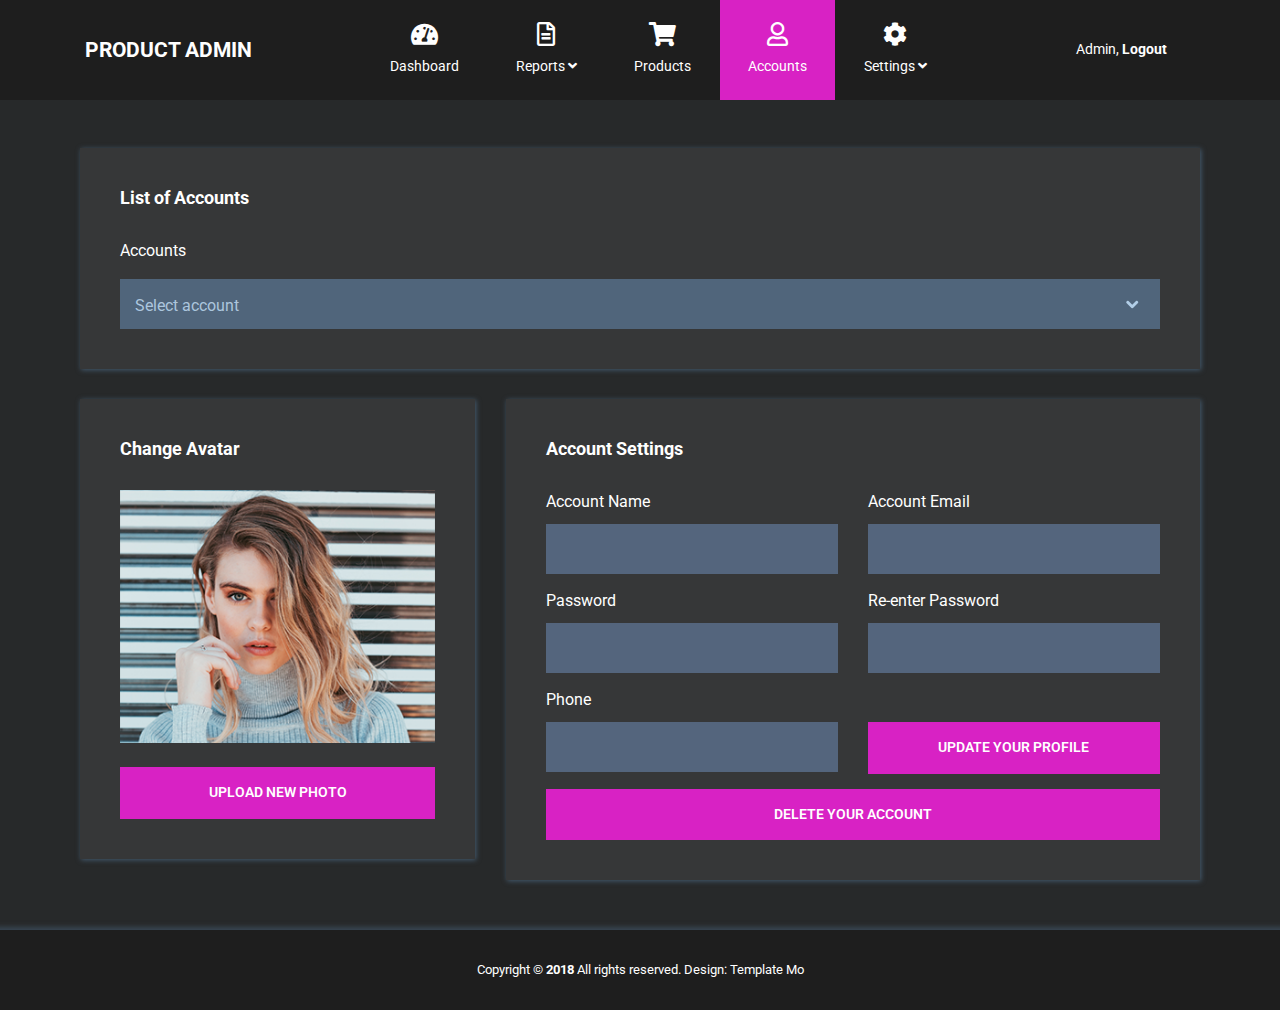
<file: public/templateAdmin/accounts.html>
<!DOCTYPE html>
<html lang="en">
  <head>
    <meta charset="UTF-8" />
    <meta name="viewport" content="width=device-width, initial-scale=1.0" />
    <meta http-equiv="X-UA-Compatible" content="ie=edge" />
    <title>Accounts - Product Admin Template</title>
    <link
      rel="stylesheet"
      href="https://fonts.googleapis.com/css?family=Roboto:400,700"
    />
    <!-- https://fonts.google.com/specimen/Roboto -->
    <link rel="stylesheet" href="css/fontawesome.min.css" />
    <!-- https://fontawesome.com/ -->
    <link rel="stylesheet" href="css/bootstrap.min.css" />
    <!-- https://getbootstrap.com/ -->
    <link rel="stylesheet" href="css/templatemo-style.css">
    <!--
	Product Admin CSS Template
	https://templatemo.com/tm-524-product-admin
	-->
  </head>

  <body id="reportsPage">
    <div class="" id="home">
      <nav class="navbar navbar-expand-xl">
        <div class="container h-100">
          <a class="navbar-brand" href="index.html">
            <h1 class="tm-site-title mb-0">Product Admin</h1>
          </a>
          <button
            class="navbar-toggler ml-auto mr-0"
            type="button"
            data-toggle="collapse"
            data-target="#navbarSupportedContent"
            aria-controls="navbarSupportedContent"
            aria-expanded="false"
            aria-label="Toggle navigation"
          >
            <i class="fas fa-bars tm-nav-icon"></i>
          </button>

          <div class="collapse navbar-collapse" id="navbarSupportedContent">
            <ul class="navbar-nav mx-auto h-100">
              <li class="nav-item">
                <a class="nav-link" href="index.html">
                  <i class="fas fa-tachometer-alt"></i> Dashboard
                  <span class="sr-only">(current)</span>
                </a>
              </li>
              <li class="nav-item dropdown">
                <a
                  class="nav-link dropdown-toggle"
                  href="#"
                  id="navbarDropdown"
                  role="button"
                  data-toggle="dropdown"
                  aria-haspopup="true"
                  aria-expanded="false"
                >
                  <i class="far fa-file-alt"></i>
                  <span> Reports <i class="fas fa-angle-down"></i> </span>
                </a>
                <div class="dropdown-menu" aria-labelledby="navbarDropdown">
                  <a class="dropdown-item" href="#">Daily Report</a>
                  <a class="dropdown-item" href="#">Weekly Report</a>
                  <a class="dropdown-item" href="#">Yearly Report</a>
                </div>
              </li>
              <li class="nav-item">
                <a class="nav-link" href="products.html">
                  <i class="fas fa-shopping-cart"></i> Products
                </a>
              </li>

              <li class="nav-item">
                <a class="nav-link active" href="accounts.html">
                  <i class="far fa-user"></i> Accounts
                </a>
              </li>
              <li class="nav-item dropdown">
                <a
                  class="nav-link dropdown-toggle"
                  href="#"
                  id="navbarDropdown"
                  role="button"
                  data-toggle="dropdown"
                  aria-haspopup="true"
                  aria-expanded="false"
                >
                  <i class="fas fa-cog"></i>
                  <span> Settings <i class="fas fa-angle-down"></i> </span>
                </a>
                <div class="dropdown-menu" aria-labelledby="navbarDropdown">
                  <a class="dropdown-item" href="#">Profile</a>
                  <a class="dropdown-item" href="#">Billing</a>
                  <a class="dropdown-item" href="#">Customize</a>
                </div>
              </li>
            </ul>
            <ul class="navbar-nav">
              <li class="nav-item">
                <a class="nav-link d-block" href="login.html">
                  Admin, <b>Logout</b>
                </a>
              </li>
            </ul>
          </div>
        </div>
      </nav>
      <div class="container mt-5">
        <div class="row tm-content-row">
          <div class="col-12 tm-block-col">
            <div class="tm-bg-primary-dark tm-block tm-block-h-auto">
              <h2 class="tm-block-title">List of Accounts</h2>
              <p class="text-white">Accounts</p>
              <select class="custom-select">
                <option value="0">Select account</option>
                <option value="1">Admin</option>
                <option value="2">Editor</option>
                <option value="3">Merchant</option>
                <option value="4">Customer</option>
              </select>
            </div>
          </div>
        </div>
        <!-- row -->
        <div class="row tm-content-row">
          <div class="tm-block-col tm-col-avatar">
            <div class="tm-bg-primary-dark tm-block tm-block-avatar">
              <h2 class="tm-block-title">Change Avatar</h2>
              <div class="tm-avatar-container">
                <img
                  src="img/avatar.png"
                  alt="Avatar"
                  class="tm-avatar img-fluid mb-4"
                />
                <a href="#" class="tm-avatar-delete-link">
                  <i class="far fa-trash-alt tm-product-delete-icon"></i>
                </a>
              </div>
              <button class="btn btn-primary btn-block text-uppercase">
                Upload New Photo
              </button>
            </div>
          </div>
          <div class="tm-block-col tm-col-account-settings">
            <div class="tm-bg-primary-dark tm-block tm-block-settings">
              <h2 class="tm-block-title">Account Settings</h2>
              <form action="" class="tm-signup-form row">
                <div class="form-group col-lg-6">
                  <label for="name">Account Name</label>
                  <input
                    id="name"
                    name="name"
                    type="text"
                    class="form-control validate"
                  />
                </div>
                <div class="form-group col-lg-6">
                  <label for="email">Account Email</label>
                  <input
                    id="email"
                    name="email"
                    type="email"
                    class="form-control validate"
                  />
                </div>
                <div class="form-group col-lg-6">
                  <label for="password">Password</label>
                  <input
                    id="password"
                    name="password"
                    type="password"
                    class="form-control validate"
                  />
                </div>
                <div class="form-group col-lg-6">
                  <label for="password2">Re-enter Password</label>
                  <input
                    id="password2"
                    name="password2"
                    type="password"
                    class="form-control validate"
                  />
                </div>
                <div class="form-group col-lg-6">
                  <label for="phone">Phone</label>
                  <input
                    id="phone"
                    name="phone"
                    type="tel"
                    class="form-control validate"
                  />
                </div>
                <div class="form-group col-lg-6">
                  <label class="tm-hide-sm">&nbsp;</label>
                  <button
                    type="submit"
                    class="btn btn-primary btn-block text-uppercase"
                  >
                    Update Your Profile
                  </button>
                </div>
                <div class="col-12">
                  <button
                    type="submit"
                    class="btn btn-primary btn-block text-uppercase"
                  >
                    Delete Your Account
                  </button>
                </div>
              </form>
            </div>
          </div>
        </div>
      </div>
      <footer class="tm-footer row tm-mt-small">
        <div class="col-12 font-weight-light">
          <p class="text-center text-white mb-0 px-4 small">
            Copyright &copy; <b>2018</b> All rights reserved. 
            
            Design: <a rel="nofollow noopener" href="https://templatemo.com" class="tm-footer-link">Template Mo</a>
          </p>
        </div>
      </footer>
    </div>

    <script src="js/jquery-3.3.1.min.js"></script>
    <!-- https://jquery.com/download/ -->
    <script src="js/bootstrap.min.js"></script>
    <!-- https://getbootstrap.com/ -->
  </body>
</html>
</file>
<file: public/templateAdmin/css/templatemo-style.css>
/*

Product Admin CSS Template

https://templatemo.com/tm-524-product-admin

*/

html {
  font-size: 16px;
  overflow-x: hidden;
}
body {
  font-family: Roboto, Helvetica, Arial, sans-serif;
  background-color: #27292a;
  overflow-x: hidden;
}
a {
  transition: all 0.3s ease;
}
a:focus,
a:hover {
  text-decoration: none;
}
button:focus {
  outline: 0;
}
.navbar-brand {
  display: flex;
  align-items: center;
}
.tm-site-icon {
  color: #656565;
}
.tm-site-title {
  display: inline-block;
  text-transform: uppercase;
  font-size: 1.3rem;
  font-weight: 700;
  color: #fff;
}
.navbar {
  height: 100px;
  background-color: #1e1e1e;
  padding: 0;
}
.navbar .container {
  position: relative;
}
.tm-logout-icon {
  font-size: 1.5em;
}
.tm-mt-big {
  margin-top: 57px;
}
.tm-mb-big {
  margin-bottom: 60px;
}
.tm-mt-small {
  margin-top: 20px;
}
.tm-block-col {
  margin-bottom: 30px;
}
.tm-block {
  padding: 40px;
  -webkit-box-shadow: 1px 1px 5px 0 #455c71;
  -moz-box-shadow: 1px 1px 5px 0 #455c71;
  box-shadow: 1px 1px 5px 0 #455c71;
  min-height: 350px;
  height: 100%;
  max-height: 450px;
}
.tm-block-avatar,
.tm-block-settings {
  max-height: none;
}
.tm-block-avatar {
  height: auto;
}
.tm-block-h-auto {
  min-height: 1px;
  max-height: none;
  height: auto;
}
.tm-block-scroll {
  overflow-y: scroll;
}
.tm-block-overflow {
  overflow: hidden;
}
.tm-block-title {
  font-size: 1.1rem;
  font-weight: 700;
  color: #fff;
  margin-bottom: 30px;
}
.nav-link {
  color: #fff;
  height: 100%;
  display: flex;
  align-items: center;
  justify-content: center;
  flex-direction: column;
  font-size: 90%;
}
.nav-link > i {
  margin-bottom: 10px;
  margin-right: 0;
  font-size: 1.5rem;
}
.dropdown-item,
.nav-link {
  padding: 15px 20px;
}
.dropdown-menu {
  font-size: 90%;
  color: #fff;
  background-color: #1e1e1e;
  border-radius: 0;
  padding-top: 10px;
  padding-bottom: 10px;
  min-width: auto;
}
.dropdown-item {
  color: #fff;
  padding: 15px 30px;
}
.navbar-nav .active > .nav-link,
.navbar-nav .nav-link.active {
  background-color: #D822C4;
  color: #fff;
}
.navbar-nav .nav-link.active i {
  color: #fff;
}
.dropdown-item:focus,
.dropdown-item:hover {
  background-color: #1e1e1e;
}
.navbar-nav a:hover,
.navbar-nav a:hover i {
  color: #D822C4;
}
.nav-item {
  text-align: center;
}
.nav-item:last-child {
  margin-right: 0;
}
.dropdown-toggle::after {
  display: none;
}
.dropdown-menu {
  margin-top: 0;
  border: 0;
}
.tm-content-row {
  justify-content: space-between;
  margin-left: -20px;
  margin-right: -20px;
}
.tm-col {
  padding-left: 20px;
  padding-right: 20px;
  margin-bottom: 50px;
}
.tm-col-big {
  width: 39%;
}
.tm-col-small {
  width: 21.95%;
}
.tm-gray-circle {
  width: 80px;
  height: 80px;
  background-color: #aaa;
  border-radius: 50%;
  margin-right: 15px;
}
.tm-notification-items {
  overflow-y: scroll;
  height: 90%;
}
.tm-notification-item {
  padding: 15px;
  background-color: #27292a;
  color: #fff;
  font-size: 95%;
  margin-bottom: 15px;
}
.tm-notification-item:last-child {
  margin-bottom: 0;
}
.tm-notification-link {
  color: #D822C4;
}
.tm-text-color-secondary {
  color: #bdcbd8;
}
.tm-small {
  font-size: 90%;
}
.table {
  background-color: #2e2f30;
  color: #fff;
  font-size: 85%;
  margin-bottom: 0;
}
thead {
  background-color: #282b2e;
  color: #fff;
}
.table thead th {
  border-bottom: 0;
}
.tm-status-circle {
  display: inline-block;
  margin-right: 5px;
  vertical-align: middle;
  width: 5px;
  height: 5px;
  border-radius: 50%;
  margin-top: -3px;
}
.moving {
  background-color: #9be64d;
  box-shadow: 0 0 8px #9be64d, inset 0 0 8px #9be64d;
}
.pending {
  background-color: #efc54b;
  box-shadow: 0 0 8px #efc54b, inset 0 0 8px #efc54b;
}
.cancelled {
  background-color: #da534f;
  box-shadow: 0 0 8px #da534f, inset 0 0 8px #da534f;
}
.tm-avatar {
  width: 345px;
}
.tm-avatar-container {
  position: relative;
  cursor: pointer;
  display: flex;
  align-items: center;
  flex-direction: column;
}
.tm-avatar-delete-link {
  position: absolute;
  left: 50%;
  top: 50%;
  margin-left: -25px;
  margin-top: -25px;
  z-index: 1000;
  padding: 14px;
  border-radius: 50%;
  background-color: rgba(57, 78, 100, 0.7);
  display: inline-block;
  width: 50px;
  height: 50px;
  text-align: center;
  display: none;
  transition: all 0.2s ease;
}
.tm-avatar-container:hover .tm-avatar-delete-link {
  display: block;
}
.tm-col-avatar {
  max-width: 425px;
  width: 37%;
  padding-left: 15px;
  padding-right: 15px;
}
.tm-col-account-settings {
  max-width: 822px;
  width: 63%;
  padding-left: 15px;
  padding-right: 15px;
}
.form-control {
  background-color: #54657d;
  color: #fff;
  border: 0;
}
.form-control:focus {
  background-color: #60738e;
  color: #fff;
  border-color: transparent;
  /* box-shadow: 0 0 0 0.1rem rgb(180, 206, 233, 0.5); */
}
.form-group label {
  color: #fff;
  margin-bottom: 10px;
}
.tm-hide-sm {
  display: block;
}
.tm-list-group {
  counter-reset: myOrderedListItemsCounter;
  padding-left: 0;
}
.tm-list-group > li {
  list-style-type: none;
  position: relative;
  cursor: pointer;
  transition: all 0.3s ease;
  padding: 8px;
}
.tm-list-group > li:hover {
  color: #0266c4;
}
.tm-list-group > li:before {
  counter-increment: myOrderedListItemsCounter;
  content: counter(myOrderedListItemsCounter) ".";
  margin-right: 0.5em;
}
.tm-list {
  padding-left: 30px;
}
.tm-list > li {
  margin-bottom: 20px;
}
.form-control {
  padding: 19px 18px;
  border-radius: 0;
  height: 50px;
}
.form-group {
  margin-bottom: 15px;
}
.btn {
  border-radius: 0;
  padding: 13px 28px;
  transition: all 0.2s ease;
  max-width: 100%;
}
.btn-small {
  padding: 10px 24px;
}
.btn-primary {
  color: #fff;
  background-color: #D822C4;
  border: 2px solid #D822C4;
  font-size: 90%;
  font-weight: 600;
}
.btn-primary:active,
.btn-primary:hover {
  color: #D822C4;
  background-color: transparent;
  border: 2px solid #D822C4;
}
.custom-file-input {
  cursor: pointer;
}
.custom-file-label {
  border-radius: 0;
}
.table td,
.table th {
  border-top: 1px solid #415a70;
  padding: 15px 25px;
  vertical-align: middle;
}
.tm-table-small td,
.tm-table-small th {
  padding-left: 12px;
  padding-right: 12px;
}
.table-hover tbody tr {
  transition: all 0.2s ease;
}
.table-hover tbody tr:hover {
  color: #a0c0de;
}
.tm-bg-primary-dark {
  background-color: #363738;
}
.tm-bg-gray {
  background-color: rgba(0, 0, 0, 0.05);
}
.tm-table-mt {
  margin-top: 66px;
}
.page-item:first-child .page-link {
  border-top-left-radius: 0;
  border-bottom-left-radius: 0;
}
.page-item:last-child .page-link {
  border-top-right-radius: 0;
  border-bottom-right-radius: 0;
}
.page-link {
  padding: 12px 18px;
}
.page-link,
.page-link:hover {
  color: #000;
}
.page-item {
  margin-right: 18px;
}
.page-item:last-child {
  margin-right: 0;
}
.page-item.active .page-link {
  background-color: #e9ecef;
  border-color: #dee2e6;
  color: #000;
}
input[type="checkbox"] {
  cursor: pointer;
  -webkit-appearance: none;
  appearance: none;
  background-color: #394e64;
  background-position: center;
  border-radius: 50%;
  box-sizing: border-box;
  position: relative;
  box-sizing: content-box;
  width: 24px;
  height: 24px;
  transition: all 0.1s linear;
}
input[type="checkbox"]:checked {
  background: url(../img/check-mark.png) #394e64 center no-repeat;
}
input[type="checkbox"]:focus {
  outline: 0 none;
  box-shadow: none;
}
.tm-block-products {
  min-height: 725px;
}
.tm-block-product-categories {
  min-height: 650px;
}
.tm-product-table-container {
  max-height: 465px;
  margin-bottom: 15px;
  overflow-y: scroll;
}
.tm-product-table tr {
  font-weight: 600;
}
.tm-product-name {
  font-size: 0.95rem;
  font-weight: 600;
}
.tm-product-delete-icon {
  font-size: 1.1rem;
  color: #fff;
}
.tm-product-delete-link {
  padding: 10px;
  border-radius: 50%;
  background-color: #394e64;
  display: inline-block;
  width: 40px;
  height: 40px;
  text-align: center;
}
.tm-product-delete-link:hover .tm-product-delete-icon {
  color: #6d8ca6;
}
.custom-select {
  width: 100%;
  border: none;
  color: #acc6de;
  height: 50px;
  -webkit-appearance: none;
  -moz-appearance: none;
  -ms-appearance: none;
  -o-appearance: none;
  appearance: none;
  -webkit-border-radius: 0;
  -moz-border-radius: 0;
  -ms-border-radius: 0;
  -o-border-radius: 0;
  border-radius: 0;
  padding: 15px;
  background: url(../img/arrow-down.png) 98% no-repeat #50657b;
}
.custom-select:focus {
  outline: 0;
}
.tm-trash-icon {
  color: #6e6c6c;
  cursor: pointer;
}
.tm-trash-icon:hover {
  color: #9f1321;
}
.tm-footer {
  background-color: #1e1e1e;
  padding-top: 30px;
  padding-bottom: 30px;
  -webkit-box-shadow: 0 -3px 5px 0 rgba(69, 92, 113, 0.59);
  -moz-box-shadow: 0 -3px 5px 0 rgba(69, 92, 113, 0.59);
  box-shadow: 0 -3px 5px 0 rgba(69, 92, 113, 0.59);
}
.custom-select {
  height: 50px;
  border-radius: 0;
}
.tm-product-img-dummy {
  max-width: 100%;
  height: 240px;
  display: flex;
  align-items: center;
  justify-content: center;
  color: #fff;
  background: #aaa;
}
.tm-product-img-edit {
  max-width: 100%;
  position: relative;
}
.tm-product-img-edit i {
  display: none;
  position: absolute;
}
.tm-product-img-edit:hover i {
  display: block;
}
.tm-upload-icon {
  background: #455c71;
  width: 55px;
  height: 55px;
  border-radius: 50%;
  text-align: center;
  padding-top: 15px;
  font-size: 22px;
}
.tm-login-col {
  max-width: 470px;
}
.navbar-toggler {
  border-color: #708da8;
  box-shadow: rgba(255, 255, 255, 0.1) 0 1px 1px 2px;
  border-radius: 0;
  padding: 10px 15px;
  transition: all 0.2s ease;
}
.navbar-toggler:hover {
  border-color: #D822C4;
  color: #D822C4;
}
.tm-nav-icon {
  color: #fff;
}
.navbar-toggler:hover .tm-nav-icon {
  color: #D822C4;
}
::-webkit-scrollbar {
  width: 8px;
  height: 8px;
}
::-webkit-scrollbar-track {
  background: #394f62;
}
::-webkit-scrollbar-thumb {
  background: #6d8da6;
}
::-webkit-scrollbar-thumb:hover {
  background: #8ab5d6;
}

.tm-footer-link {
  color: white;
}

.tm-footer-link:hover,
.tm-footer-link:focus {
  color: #aacbea;
}

@media (min-width: 1200px) {
  .navbar-expand-xl .navbar-nav .nav-link {
    padding-left: 28px;
    padding-right: 28px;
  }
  .navbar-collapse {
    height: 100%;
  }
}
@media (min-width: 992px) {
  .navbar-expand-lg .navbar-nav .nav-link {
    padding: 15px 20px;
  }
}
@media (max-width: 1275px) and (min-width: 1200px) {
  .nav-item {
    margin-right: 15px;
  }
}
@media (max-width: 1350px) {
  .nav-item {
    margin-right: 1px;
  }
}
@media (max-width: 1199px) {
  .tm-col-big,
  .tm-col-small {
    width: 49.65%;
  }
  .navbar-collapse {
    padding: 0;
    box-shadow: rgba(255, 255, 255, 0.1) 0 1px 1px 1px;
    position: absolute;
    top: 72px;
    right: 20px;
    width: 200px;
    z-index: 1000;
  }
  .dropdown-menu {
    text-align: center;
  }
  .nav-link {
    color: #fff;
    background-color: #1e1e1e;
    padding: 15px;
    flex-direction: row;
  }
  .nav-link > i {
    font-size: 1rem;
    margin-right: 10px;
    margin-bottom: 0;
  }
  .nav-item {
    margin-right: 0;
  }
  .tm-block-taller {
    max-height: 520px;
  }
}
@media (max-width: 1199.98px) {
  .navbar-expand-xl > .container,
  .navbar-expand-xl > .container-fluid {
    padding-left: 15px;
    padding-right: 15px;
  }
  .navbar-collapse {
    right: 15px;
  }
}
@media (max-width: 991px) {
  .tm-col-big,
  .tm-col-small {
    width: 100%;
    min-height: 383px;
    height: auto;
  }
  .tm-block {
    padding: 30px;
  }
}
@media (max-width: 767px) {
  .tm-col-account-settings,
  .tm-col-avatar {
    width: 100%;
    max-width: 100%;
  }
  .tm-block-avatar {
    display: flex;
    flex-direction: column;
  }
  .tm-avatar {
    align-self: center;
  }
  .tm-hide-sm {
    display: none;
  }
}
@media (max-width: 633px) {
  .page-item {
    margin-top: 10px;
  }
  .custom-select {
    background-position: 96%;
  }
}
@media (max-width: 574px) {
  .navbar-collapse {
    top: 47px;
  }
  .navbar {
    height: 50px;
  }
  .tm-site-title {
    font-size: 1.4rem;
    margin-left: 7px;
  }
  .tm-site-icon {
    font-size: 2em;
  }
}
@media (max-width: 480px) {
  .tm-mt-big {
    margin-top: 45px;
  }
  .tm-mb-big {
    margin-bottom: 45px;
  }
  #barChart,
  #lineChart {
    max-height: 350px;
  }
}
</file>
